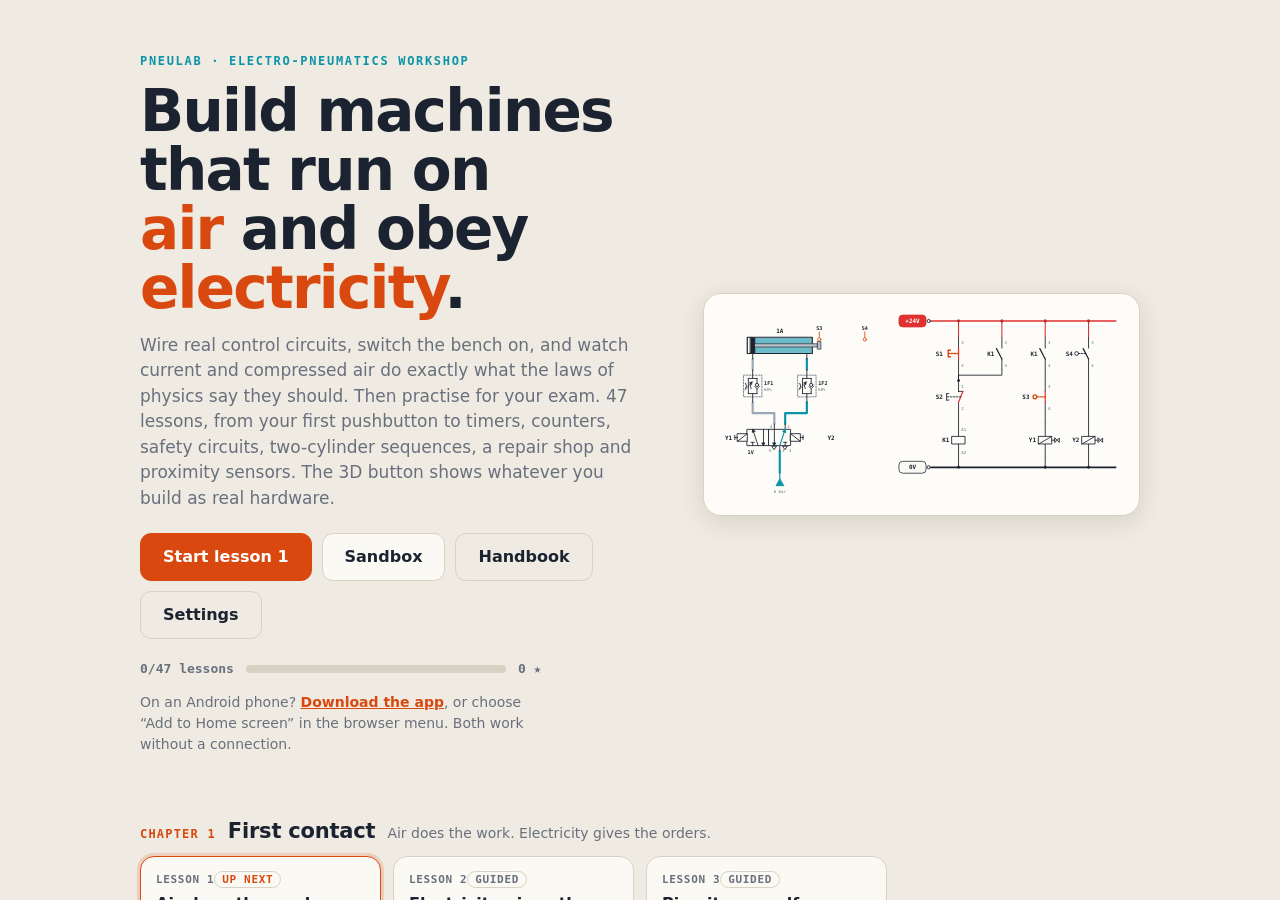
<file: index.html>
<!doctype html>
<html lang="en">
<head>
<meta charset="utf-8">
<meta name="viewport" content="width=device-width, initial-scale=1, viewport-fit=cover">
<meta name="theme-color" content="#171c25">
<meta name="description" content="PneuLab: learn electro-pneumatics by building and running real control circuits.">
<title>PneuLab</title>
<meta property="og:title" content="PneuLab — electro-pneumatics workshop">
<meta property="og:description" content="Wire real control circuits, switch the bench on, and watch current and compressed air obey the laws of physics. 36 lessons, a sandbox and a 3D bench.">
<meta property="og:type" content="website">
<meta property="og:url" content="https://merunism19.github.io/pneulab/">
<meta property="og:image" content="https://merunism19.github.io/pneulab/icons/icon-512.png">
<link rel="manifest" href="manifest.webmanifest">
<link rel="icon" type="image/png" sizes="192x192" href="icons/icon-192.png">
<link rel="apple-touch-icon" href="icons/icon-192.png">
<link rel="stylesheet" href="css/style.css?v=21">
</head>
<body>

<div id="home" class="screen"></div>

<div id="work" class="screen hidden">
  <header class="bar">
    <button id="btn-home" class="btn ghost" title="Back to the lesson map">&lsaquo; <span class="hide-s">Lessons</span></button>
    <div class="bar-title"><span id="w-kicker"></span><b id="w-title"></b></div>
    <div class="bar-right">
      <div class="seg" id="speed" title="Simulation speed">
        <button data-s="0" title="Pause. The . key then steps 20 ms at a time">&#10074;&#10074;</button><button data-s="0.1">&#8530;&times;</button><button data-s="0.25">&frac14;&times;</button><button data-s="1" class="on">1&times;</button>
      </div>
      <button id="btn-3d" class="btn ghost" title="Open the 3D bench: this sheet as real hardware, in a second window">3D</button>
      <button id="btn-book" class="btn ghost" title="Handbook">Handbook</button>
      <button id="btn-more" class="btn ghost icon" title="Settings, speed, my circuits">&#8943;</button>
      <button id="btn-snd" class="btn ghost icon" title="Sound on/off"></button>
      <button id="btn-theme" class="btn ghost icon" title="Light / dark"></button>
      <button id="btn-power" class="btn power"><i></i><span>Power ON</span></button>
    </div>
  </header>
  <div class="work-body">
    <aside id="palette"></aside>
    <section id="stage">
      <svg id="cv" xmlns="http://www.w3.org/2000/svg">
        <defs>
          <pattern id="grid" width="20" height="20" patternUnits="userSpaceOnUse">
            <circle cx="0.6" cy="0.6" r="0.6" class="griddot"/>
          </pattern>
        </defs>
        <g id="view">
          <rect x="-4000" y="-4000" width="8000" height="8000" fill="url(#grid)" class="gridbg"/>
          <g id="l-zones"></g>
          <g id="l-wires"></g>
          <g id="l-comps"></g>
          <g id="l-over"></g>
          <g id="l-rubber"></g>
        </g>
      </svg>
      <div id="modeflag"></div>
      <div id="tools">
        <button data-t="undo" title="Undo (Ctrl+Z)"><span class="hide-s">Undo</span><span class="only-s">&#8630;</span></button>
        <button data-t="redo" title="Redo (Ctrl+Y)"><span class="hide-s">Redo</span><span class="only-s">&#8631;</span></button>
        <button data-t="del" title="Delete selected (Del)">Delete</button>
        <span class="sep"></span>
        <button data-t="zout" title="Zoom out">&minus;</button>
        <button data-t="zin" title="Zoom in">+</button>
        <button data-t="fit" title="Fit to screen">Fit</button>
        <span class="sep"></span>
        <button data-t="svg" title="Save the sheet as a picture (SVG) for printing">Pic<span class="hide-s">ture</span></button>
      </div>
      <div id="stepper" class="hidden"><span>Paused</span><button data-st="0.02" title="Move time on by 20 ms (the . key)">+20 ms</button><button data-st="0.1">+100 ms</button><button data-st="run" title="Back to normal speed">Run</button></div>
      <div id="scene" class="hidden"></div>
      <div id="opanel" class="hidden"></div>
      <div id="toasts"></div>
    </section>
    <aside id="coach">
      <button id="coach-peek" title="Task, tests and the selected part"><i></i><span id="peek-t"></span><b></b></button>
      <div id="coach-main"></div>
      <div id="scope" class="hidden"><div class="scope-h"><h4>Signal recorder</h4><button class="link" id="scope-tg">hide</button></div><canvas></canvas><div id="seqlog"></div><div id="airuse"></div></div>
      <div id="insp"></div>
    </aside>
  </div>
</div>

<div id="modal" class="hidden"></div>

<script src="js/components.js?v=21"></script>
<script src="js/engine.js?v=21"></script>
<script src="js/lessons.js?v=21"></script>
<script src="js/practice.js?v=21"></script>
<script src="js/app.js?v=21"></script>
</body>
</html>
</file>
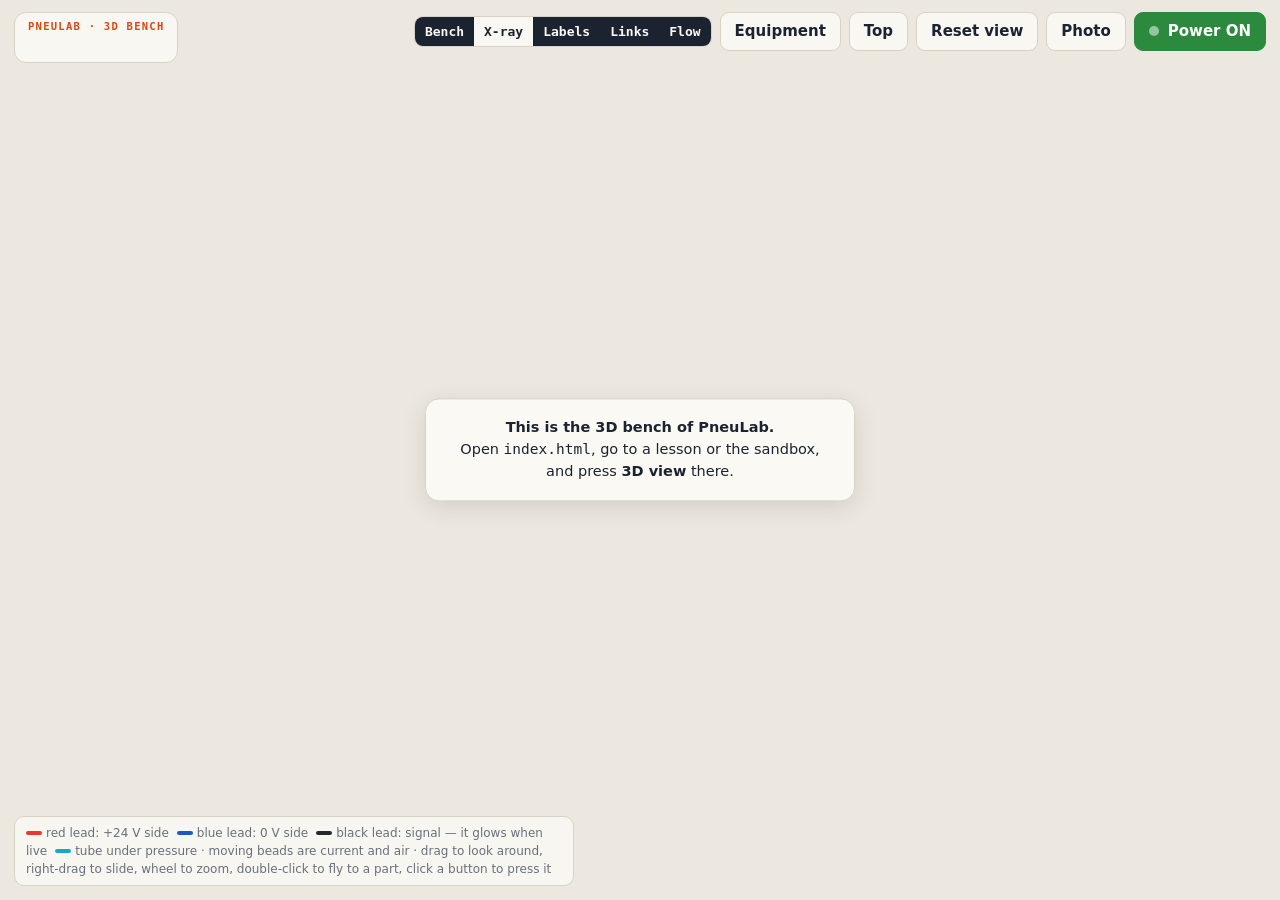
<file: view3d.html>
<!doctype html>
<html lang="en">
<head>
<meta charset="utf-8">
<meta name="viewport" content="width=device-width, initial-scale=1">
<title>PneuLab 3D bench</title>
<link rel="stylesheet" href="css/style.css?v=21">
<style>
  body { overflow: hidden; background: #12161d; }
  :root[data-theme="light"] body { background: #ece8e0; }
  #gl { position: fixed; inset: 0; width: 100%; height: 100%; display: block; cursor: grab; touch-action: none; }
  #gl:active { cursor: grabbing; }
  #tags { position: fixed; inset: 0; pointer-events: none; overflow: hidden; }
  .tag { position: absolute; left: 0; top: 0; font: 700 11px/1.5 var(--mono); color: var(--ink); background: color-mix(in srgb, var(--panel) 80%, transparent); border: 1px solid var(--line); border-radius: 6px; padding: 0 5px; white-space: nowrap; will-change: transform; }
  .tag.val { color: var(--air); }
  .tag.warn { background: var(--hot); border-color: var(--hot); color: #fff; }
  #hud { position: fixed; left: 0; right: 0; top: 0; display: flex; justify-content: space-between; align-items: flex-start; gap: 12px; padding: 12px 14px; pointer-events: none; flex-wrap: wrap; }
  #hud > * { pointer-events: auto; }
  .v-ttl { background: color-mix(in srgb, var(--panel) 88%, transparent); border: 1px solid var(--line); border-radius: 12px; padding: 7px 13px; backdrop-filter: blur(6px); }
  .v-ttl span { display: block; font: 700 10.5px var(--mono); letter-spacing: .12em; text-transform: uppercase; color: var(--accent); }
  .v-ttl b { font: 700 15px var(--display); }
  .v-bar { display: flex; gap: 8px; align-items: center; flex-wrap: wrap; justify-content: flex-end; }
  .v-bar .seg, .v-bar .btn { background: color-mix(in srgb, var(--panel) 88%, transparent); backdrop-filter: blur(6px); }
  .v-bar .btn.power { background: var(--ok); }
  body.running .v-bar .btn.power { background: var(--hot); border-color: var(--hot); }
  body.running .v-bar .btn.power i { opacity: 1; }
  #v-card { position: fixed; right: 14px; bottom: 14px; width: 250px; background: color-mix(in srgb, var(--panel) 92%, transparent); border: 1px solid var(--line); border-radius: 12px; padding: 11px 13px; backdrop-filter: blur(6px); box-shadow: var(--shadow); }
  #v-card h4 { margin: 0 0 6px; font: 700 14px var(--display); }
  #v-card div { display: flex; justify-content: space-between; gap: 10px; font-size: 12.5px; padding: 2px 0; border-top: 1px dashed var(--line); }
  #v-card div span { color: var(--muted); } #v-card div b { font: 600 12px var(--mono); text-align: right; }
  #v-equip { position: fixed; left: 14px; top: 74px; width: 270px; max-height: calc(100% - 150px); overflow: auto; background: color-mix(in srgb, var(--panel) 93%, transparent); border: 1px solid var(--line); border-radius: 12px; padding: 11px 13px; backdrop-filter: blur(6px); box-shadow: var(--shadow); }
  #v-equip h4 { margin: 0 0 6px; font: 700 14px var(--display); } #v-equip p { margin: 0; font-size: 13px; color: var(--muted); }
  #v-equip div { display: flex; gap: 8px; font-size: 12.5px; padding: 3px 0; border-top: 1px dashed var(--line); }
  #v-equip div b { font: 700 12px var(--mono); min-width: 30px; text-align: right; color: var(--accent); }
  .v-bar .btn.on { border-color: var(--accent); color: var(--accent); }
  #v-legend { position: fixed; left: 14px; bottom: 14px; max-width: min(560px, calc(100% - 300px)); font-size: 12px; color: var(--muted); background: color-mix(in srgb, var(--panel) 80%, transparent); border: 1px solid var(--line); border-radius: 10px; padding: 7px 11px; backdrop-filter: blur(6px); }
  #v-legend i { display: inline-block; width: 16px; height: 4px; border-radius: 2px; vertical-align: middle; margin: 0 4px 2px 8px; }
  #v-legend i:first-child { margin-left: 0; }
  #v-msg { position: fixed; left: 50%; top: 50%; transform: translate(-50%, -50%); max-width: 430px; text-align: center; background: var(--panel); border: 1px solid var(--line); border-radius: 14px; padding: 18px 22px; box-shadow: var(--shadow); font-size: 14.5px; }
  @media (max-width: 760px) {
    #v-legend, .v-ttl { display: none; }
    #hud { padding: 8px; flex-wrap: nowrap; }
    .v-bar { flex: 1; min-width: 0; flex-wrap: nowrap; justify-content: flex-start; gap: 6px; overflow-x: auto; scrollbar-width: none; }
    .v-bar::-webkit-scrollbar { display: none; }
    .v-bar > * { flex: none; }
    .v-bar .btn.power { order: -1; padding: 7px 11px; }
    .v-bar .seg button { padding: 8px 10px; font-size: 12.5px; }
    #v-card { left: 8px; right: 8px; bottom: 8px; width: auto; max-height: 32%; overflow: auto; }
    #v-equip { left: 8px; right: 8px; top: 58px; width: auto; max-height: calc(100% - 70px); }
    .tag { font-size: 10px; }
  }
</style>
</head>
<body>
<canvas id="gl"></canvas>
<div id="tags"></div>
<div id="hud">
  <div class="v-ttl"><span>PneuLab · 3D bench</span><b id="v-title">&nbsp;</b></div>
  <div class="v-bar">
    <div class="seg" id="v-toggles">
      <button data-k="bench" class="on" title="Bench: the electrical parts sit in training-lab units with 4 mm sockets and lab leads. Sheet: every symbol stands where you drew it">Bench</button>
      <button data-k="xray" title="See the spool inside each valve">X-ray</button>
      <button data-k="labels" class="on" title="Name tags and live readings">Labels</button>
      <button data-k="links" class="on" title="Cables that join the two halves of one device: coil plug and valve, contact and limit switch">Links</button>
      <button data-k="flow" class="on" title="Moving beads show current in wires and air in tubes">Flow</button>
    </div>
    <button class="btn ghost" id="v-list" title="The units, leads and tubes you would need to build this for real">Equipment</button>
    <button class="btn ghost" id="v-top" title="Look straight down, like the circuit sheet">Top</button>
    <button class="btn ghost" id="v-reset" title="Back to the starting view">Reset view</button>
    <button class="btn ghost" id="v-shot" title="Save this view as a PNG picture">Photo</button>
    <button class="btn power" id="v-power"><i></i><span>Power ON</span></button>
  </div>
</div>
<div id="v-legend"><i style="background:#e5382f"></i>red lead: +24 V side<i style="background:#1e5bb8"></i>blue lead: 0 V side<i style="background:#25282d"></i>black lead: signal — it glows when live<i style="background:#12a9d1"></i>tube under pressure · moving beads are current and air · drag to look around, right-drag to slide, wheel to zoom, double-click to fly to a part, click a button to press it</div>
<div id="v-card" class="hidden"></div>
<div id="v-equip" class="hidden"></div>
<div id="v-msg" class="hidden"></div>
<script src="js/components.js?v=21"></script>
<script src="js/gl3d.js?v=21"></script>
<script src="js/view3d.js?v=21"></script>
</body>
</html>
</file>
<file: css/style.css>
:root {
  --bg: #efebe2; --panel: #fbf9f4; --sheet: #fdfcf8; --ink: #1c2330; --muted: #69707d; --line: #d8d2c4;
  --accent: #d9480f; --accent-ink: #fff; --air: #0b93a8; --hot: #e03131; --warn: #e8890c; --ok: #2b8a3e;
  --tube: #9aa7b4; --metal: #b9c0c9; --lamp: #ffd43b; --soft: #f1ede3; --shadow: 0 6px 24px rgba(40, 30, 10, .12);
  --mono: ui-monospace, "Cascadia Mono", Consolas, "SF Mono", Menlo, monospace;
  --sans: "Segoe UI Variable Text", "Segoe UI", system-ui, -apple-system, Roboto, "Helvetica Neue", sans-serif;
  --display: "Segoe UI Variable Display", "Segoe UI", system-ui, -apple-system, sans-serif;
}
@media (prefers-color-scheme: dark) {
  :root:not([data-theme="light"]) {
    --bg: #10141b; --panel: #171c25; --sheet: #141922; --ink: #e4e8ef; --muted: #8b95a6; --line: #2a3140;
    --accent: #ff7a3d; --accent-ink: #1a0d05; --air: #2cc3d8; --hot: #ff5c5c; --warn: #ffa733; --ok: #51cf66;
    --tube: #4d5a6b; --metal: #5d6877; --lamp: #ffd43b; --soft: #1d2430; --shadow: 0 6px 24px rgba(0, 0, 0, .45);
  }
}
:root[data-theme="dark"] {
  --bg: #10141b; --panel: #171c25; --sheet: #141922; --ink: #e4e8ef; --muted: #8b95a6; --line: #2a3140;
  --accent: #ff7a3d; --accent-ink: #1a0d05; --air: #2cc3d8; --hot: #ff5c5c; --warn: #ffa733; --ok: #51cf66;
  --tube: #4d5a6b; --metal: #5d6877; --lamp: #ffd43b; --soft: #1d2430; --shadow: 0 6px 24px rgba(0, 0, 0, .45);
}

* { box-sizing: border-box; }
html, body { height: 100%; margin: 0; }
body { background: var(--bg); color: var(--ink); font: 15px/1.5 var(--sans); -webkit-font-smoothing: antialiased; overflow: hidden; }
button { font: inherit; color: inherit; cursor: pointer; }
kbd { font: 600 12px var(--mono); border: 1px solid var(--line); border-bottom-width: 2px; border-radius: 5px; padding: 0 5px; background: var(--panel); }
.hidden { display: none !important; }
.screen { height: 100%; }
.c-air { color: var(--air); } .c-el { color: var(--hot); }

.btn { border: 1px solid var(--line); background: var(--panel); border-radius: 9px; padding: 7px 14px; font-weight: 600; white-space: nowrap; }
.btn:hover { border-color: var(--ink); }
.btn.primary { background: var(--accent); border-color: var(--accent); color: var(--accent-ink); }
.btn.primary:hover { filter: brightness(1.08); }
.btn.ghost { background: transparent; }
.btn.big { padding: 11px 22px; font-size: 16px; border-radius: 11px; }
.btn.icon { width: 36px; padding: 7px 0; text-align: center; }
.btn:disabled { opacity: .45; cursor: default; }
.link { background: none; border: 0; padding: 0; color: var(--accent); font-weight: 600; text-decoration: underline; text-underline-offset: 3px; }

/* ---------- home ---------- */
#home { overflow-y: auto; }
.home-wrap { max-width: 1040px; margin: 0 auto; padding: 28px 20px 80px; }
.hero { display: grid; grid-template-columns: 1.1fr .9fr; gap: 28px; align-items: center; padding: 26px 0 34px; }
.hero h1 { font: 800 clamp(34px, 6vw, 58px)/1.02 var(--display); letter-spacing: -.03em; margin: 0 0 14px; text-wrap: balance; }
.hero h1 em { font-style: normal; color: var(--accent); }
.hero p { font-size: 17px; color: var(--muted); max-width: 46ch; margin: 0 0 22px; }
.hero .kick { font: 700 12px var(--mono); letter-spacing: .14em; text-transform: uppercase; color: var(--air); margin-bottom: 14px; }
.hero-cta { display: flex; gap: 10px; flex-wrap: wrap; align-items: center; }
.hero-art { background: var(--sheet); border: 1px solid var(--line); border-radius: 18px; padding: 14px; box-shadow: var(--shadow); }
.hero-art svg { width: 100%; height: auto; display: block; }
.prog { display: flex; align-items: center; gap: 12px; margin-top: 22px; font: 600 13px var(--mono); color: var(--muted); }
.prog-bar { flex: 1; max-width: 260px; height: 8px; border-radius: 9px; background: var(--line); overflow: hidden; }
.prog-bar i { display: block; height: 100%; background: var(--accent); border-radius: 9px; transition: width .4s; }
.chap { margin-top: 30px; }
.chap-h { display: flex; align-items: baseline; gap: 12px; margin-bottom: 12px; flex-wrap: wrap; }
.chap-h .n { font: 700 12px var(--mono); color: var(--accent); letter-spacing: .1em; }
.chap-h h2 { font: 700 21px var(--display); margin: 0; letter-spacing: -.01em; }
.chap-h span { color: var(--muted); font-size: 14px; }
.cards { display: grid; grid-template-columns: repeat(auto-fill, minmax(230px, 1fr)); gap: 12px; }
.card { text-align: left; background: var(--panel); border: 1px solid var(--line); border-radius: 14px; padding: 14px 15px 13px; display: flex; flex-direction: column; gap: 6px; min-height: 118px; transition: transform .12s, border-color .12s, box-shadow .12s; }
.card:hover { transform: translateY(-2px); border-color: var(--ink); box-shadow: var(--shadow); }
.card .top { display: flex; justify-content: space-between; align-items: center; font: 600 11px var(--mono); color: var(--muted); letter-spacing: .06em; text-transform: uppercase; }
.card h3 { font: 700 16px/1.25 var(--display); margin: 0; }
.card .stars { margin-top: auto; font-size: 15px; letter-spacing: 2px; color: var(--line); }
.card .stars b { color: var(--warn); font-weight: 400; }
.card.next { border-color: var(--accent); box-shadow: 0 0 0 3px color-mix(in srgb, var(--accent) 18%, transparent); }
.card.next .top span:last-child { color: var(--accent); }
.chip { padding: 1px 7px; border-radius: 20px; border: 1px solid var(--line); }
.card.sand { background: transparent; border-style: dashed; }
.cards.badges { grid-template-columns: repeat(auto-fill, minmax(270px, 1fr)); }
.bdg { display: flex; gap: 11px; align-items: flex-start; border: 1px dashed var(--line); border-radius: 12px; padding: 11px 13px; color: var(--muted); }
.bdg i { font-style: normal; font-size: 22px; line-height: 1; color: var(--line); }
.bdg b { display: block; font: 700 14.5px var(--display); color: var(--ink); opacity: .7; }
.bdg span { font-size: 13px; line-height: 1.35; display: block; }
.bdg.got { border-style: solid; border-color: var(--warn); background: color-mix(in srgb, var(--warn) 9%, var(--panel)); }
.bdg.got i { color: var(--warn); } .bdg.got b { opacity: 1; }

/* ---------- workspace ---------- */
#work { display: flex; flex-direction: column; }
.bar { display: flex; align-items: center; gap: 12px; padding: 8px 12px; border-bottom: 1px solid var(--line); background: var(--panel); flex: none; }
.bar-title { display: flex; flex-direction: column; line-height: 1.2; min-width: 0; flex: 1; }
.bar-title span { font: 600 11px var(--mono); color: var(--muted); letter-spacing: .08em; text-transform: uppercase; }
.bar-title b { font: 700 16px var(--display); white-space: nowrap; overflow: hidden; text-overflow: ellipsis; }
.bar-right { display: flex; align-items: center; gap: 8px; }
.seg { display: flex; border: 1px solid var(--line); border-radius: 9px; overflow: hidden; }
.seg button { border: 0; background: transparent; padding: 7px 10px; font: 600 13px var(--mono); }
.seg button.on { background: var(--ink); color: var(--panel); }
.btn.power { display: flex; align-items: center; gap: 9px; background: var(--ok); border-color: var(--ok); color: #fff; min-width: 132px; justify-content: center; }
.btn.power i { width: 10px; height: 10px; border-radius: 50%; background: #fff; opacity: .5; }
.running .btn.power { background: var(--hot); border-color: var(--hot); }
.running .btn.power i { opacity: 1; box-shadow: 0 0 0 4px rgba(255, 255, 255, .3); animation: pulse 1.2s infinite; }
@keyframes pulse { 50% { box-shadow: 0 0 0 7px rgba(255, 255, 255, 0); } }

.work-body { flex: 1; display: grid; grid-template-columns: 172px minmax(0, 1fr) 348px; min-height: 0; }
#palette { border-right: 1px solid var(--line); background: var(--panel); overflow-y: auto; padding: 10px 8px 30px; }
#palette.off { opacity: .45; pointer-events: none; }
.pal-h { font: 700 10.5px var(--mono); letter-spacing: .12em; text-transform: uppercase; color: var(--muted); margin: 12px 4px 6px; }
.pal-item { display: flex; align-items: center; gap: 8px; width: 100%; border: 1px solid transparent; background: transparent; border-radius: 9px; padding: 4px 6px; text-align: left; font-size: 12.5px; line-height: 1.2; touch-action: none; cursor: grab; }
.pal-item:hover { border-color: var(--line); background: var(--sheet); }
.pal-item .sym-fig { width: 40px; height: 34px; flex: none; }
.pal-item:disabled { opacity: .35; cursor: default; }
.pal-empty { color: var(--muted); font-size: 13px; padding: 10px 6px; }

#stage { position: relative; min-width: 0; min-height: 0; background: var(--sheet); overflow: hidden; }
#cv { width: 100%; height: 100%; display: block; touch-action: none; cursor: grab; user-select: none; -webkit-user-select: none; }
#cv.panning { cursor: grabbing; }
.griddot { fill: var(--line); }
#modeflag { position: absolute; left: 12px; top: 10px; font: 700 11px var(--mono); letter-spacing: .1em; text-transform: uppercase; color: var(--muted); pointer-events: none; }
.running #modeflag { color: var(--hot); }
#tools { position: absolute; left: 12px; top: 34px; display: flex; gap: 4px; background: var(--panel); border: 1px solid var(--line); border-radius: 10px; padding: 4px; box-shadow: var(--shadow); }
#tools button { border: 0; background: transparent; border-radius: 7px; padding: 5px 10px; font: 600 13px var(--sans); }
#tools button:hover { background: var(--soft); }
#tools .sep { width: 1px; background: var(--line); margin: 3px 2px; }
.running #tools [data-t="undo"], .running #tools [data-t="redo"], .running #tools [data-t="del"] { opacity: .35; pointer-events: none; }
#scene { position: absolute; right: 12px; top: 12px; width: 250px; background: var(--panel); border: 1px solid var(--line); border-radius: 12px; box-shadow: var(--shadow); overflow: hidden; pointer-events: none; }
#scene svg { display: block; width: 100%; }
#scene .cap { font: 600 11px var(--mono); padding: 5px 10px; border-top: 1px solid var(--line); display: flex; justify-content: space-between; color: var(--muted); }
#scene .cap b { color: var(--ink); }
#opanel { position: absolute; left: 50%; bottom: 12px; transform: translateX(-50%); display: flex; gap: 10px; align-items: flex-end; background: var(--panel); border: 1px solid var(--line); border-radius: 14px; padding: 9px 14px 7px; box-shadow: var(--shadow); max-width: calc(100% - 24px); overflow-x: auto; }
.op { display: flex; flex-direction: column; align-items: center; gap: 2px; border: 0; background: none; padding: 0 2px; touch-action: none; user-select: none; -webkit-user-select: none; }
.op .cap { width: 44px; height: 44px; border-radius: 50%; background: var(--ok); border: 3px solid var(--panel); outline: 2px solid var(--ink); box-shadow: 0 5px 0 var(--ink); transition: transform .05s, box-shadow .05s; margin-bottom: 6px; }
.op.nc .cap { background: var(--hot); }
.op.ls .cap { background: var(--metal); border-radius: 12px; }
.op.sw .cap { background: var(--warn); border-radius: 10px; width: 34px; }
.op.sw.nc .cap { background: var(--hot); border-radius: 50%; width: 48px; height: 48px; outline-color: var(--lamp); outline-width: 3px; }
.op.down .cap { transform: translateY(4px); box-shadow: 0 1px 0 var(--ink); filter: brightness(1.2); }
.op.held .cap { outline-color: var(--accent); }
.op b { font: 700 13px var(--mono); }
.op i { font: 10px var(--mono); color: var(--muted); font-style: normal; }
.op-tip { font-size: 11.5px; color: var(--muted); max-width: 150px; line-height: 1.3; align-self: center; }
#toasts { position: absolute; left: 50%; top: 14px; transform: translateX(-50%); display: flex; flex-direction: column; gap: 8px; align-items: center; pointer-events: none; z-index: 60; width: min(520px, 90%); }
.toast { background: var(--ink); color: var(--panel); border-radius: 11px; padding: 9px 14px; font-size: 13.5px; box-shadow: var(--shadow); animation: tin .2s; }
.toast.bad { background: var(--hot); color: #fff; }
.toast.good { background: var(--ok); color: #fff; }
@keyframes tin { from { opacity: 0; transform: translateY(-8px); } }

/* ---------- coach / inspector ---------- */
#coach { border-left: 1px solid var(--line); background: var(--panel); overflow-y: auto; display: flex; flex-direction: column; }
#coach-main { padding: 16px 16px 6px; }
#coach .kick { font: 700 11px var(--mono); letter-spacing: .1em; text-transform: uppercase; color: var(--accent); }
#coach h2 { font: 700 19px/1.2 var(--display); margin: 4px 0 8px; }
#coach .brief { color: var(--muted); font-size: 14px; margin: 0 0 8px; }
.steps { list-style: none; margin: 14px 0 6px; padding: 0; counter-reset: s; }
.steps li { position: relative; padding: 9px 10px 9px 40px; border-radius: 10px; font-size: 14px; counter-increment: s; color: var(--muted); border: 1px solid transparent; }
.steps li::before { content: counter(s); position: absolute; left: 9px; top: 9px; width: 22px; height: 22px; border-radius: 50%; border: 1.5px solid var(--line); font: 700 11px/20px var(--mono); text-align: center; }
.steps li.cur { background: var(--sheet); border-color: var(--accent); color: var(--ink); }
.steps li.cur::before { border-color: var(--accent); color: var(--accent); }
.steps li.done { color: var(--muted); }
.steps li.done::before { content: "✓"; background: var(--ok); border-color: var(--ok); color: #fff; }
.box { border: 1px solid var(--line); border-radius: 12px; padding: 12px; margin: 12px 0; background: var(--sheet); }
.box h4 { margin: 0 0 8px; font: 700 12px var(--mono); letter-spacing: .08em; text-transform: uppercase; color: var(--muted); }
.box p { margin: 6px 0; font-size: 13.5px; }
.row { display: flex; gap: 8px; flex-wrap: wrap; align-items: center; }
.hint { background: color-mix(in srgb, var(--warn) 14%, var(--sheet)); border: 1px solid color-mix(in srgb, var(--warn) 45%, var(--line)); border-radius: 10px; padding: 9px 11px; font-size: 13.5px; margin: 8px 0; }
.notes { margin: 0; padding-left: 18px; font-size: 13px; color: var(--muted); }
.notes li { margin: 4px 0; }
.res h5 { margin: 12px 0 6px; font: 700 13.5px var(--sans); display: flex; gap: 7px; align-items: center; }
.res ol { margin: 0; padding: 0; list-style: none; font-size: 13.5px; }
.res ol li { padding: 4px 0 4px 24px; position: relative; }
.res ol li::before { position: absolute; left: 0; top: 4px; font-weight: 700; }
.res li.ok::before { content: "✓"; color: var(--ok); } .res li.no::before { content: "✗"; color: var(--hot); } .res li.skip { color: var(--muted); } .res li.skip::before { content: "·"; }
.res .why { margin: 6px 0 2px; padding: 8px 10px; border-left: 3px solid var(--hot); background: color-mix(in srgb, var(--hot) 9%, var(--sheet)); border-radius: 0 8px 8px 0; font-size: 13.5px; }
.badge { font: 700 11px var(--mono); padding: 1px 7px; border-radius: 20px; }
.badge.ok { background: var(--ok); color: #fff; } .badge.no { background: var(--hot); color: #fff; }
table.tt { border-collapse: collapse; font: 600 13px var(--mono); margin: 6px 0 10px; }
.tt th, .tt td { border: 1px solid var(--line); padding: 3px 12px; text-align: center; }
.tt th { background: var(--soft); }
.tt td.b1 { color: var(--hot); } .tt td.b0 { color: var(--muted); }
.tt td.out, .tt th:last-child { border-left: 2px solid var(--ink); }
.tt tr.no td { background: color-mix(in srgb, var(--hot) 14%, transparent); }
.tt td.mk { border: 0; padding-left: 8px; }

#scope { margin: 0 16px 14px; border: 1px solid var(--line); border-radius: 12px; background: var(--sheet); padding: 9px 10px 6px; }
#scope canvas { display: block; width: 100%; }
#scope.shut canvas { display: none; }
#seqlog { display: flex; flex-wrap: wrap; gap: 4px; align-items: center; font: 600 11px var(--mono); }
#seqlog:not(:empty) { margin: 6px 0 2px; }
#seqlog span { color: var(--muted); margin-right: 4px; }
#seqlog b { border: 1px solid var(--line); border-radius: 6px; padding: 0 5px; background: var(--panel); }
#seqlog b:last-child { border-color: var(--accent); color: var(--accent); }
#airuse { display: flex; flex-wrap: wrap; gap: 4px; align-items: baseline; font: 600 11px var(--mono); color: var(--muted); }
#airuse:not(:empty) { margin: 6px 0 2px; }
#airuse b { color: var(--air); }
input.share { width: 100%; font: 600 13px var(--mono); padding: 9px 11px; border: 1px solid var(--line); border-radius: 9px; background: var(--sheet); color: var(--ink); }
.exam-q { font-size: 21px !important; line-height: 1.25 !important; letter-spacing: -.01em !important; }
.quiz.exam { border-top: 0; margin-top: 4px; padding-top: 0; }
.dots i.ok { background: var(--ok); } .dots i.no { background: var(--hot); }
.cert { border: 2px solid var(--ink); outline: 1px solid var(--ink); outline-offset: 4px; border-radius: 6px; margin: 14px 6px 10px; padding: 26px 24px 18px; text-align: center; background: var(--sheet); }
.cert p { margin: 8px 0; font-size: 14.5px; }
.cert-k { font: 700 11px var(--mono); letter-spacing: .14em; text-transform: uppercase; color: var(--accent); }
.cert-t { font: 800 34px/1.1 var(--display); letter-spacing: -.02em; margin: 8px 0 12px; }
.cert-name { font: 700 26px/1.2 var(--display); border-bottom: 1.5px solid var(--ink); display: inline-block; min-width: 60%; padding: 4px 16px 6px; margin: 4px 0 8px; overflow-wrap: anywhere; }
.cert .cert-s { font-size: 12.5px; color: var(--muted); margin-top: 14px; }
.cert-f { display: flex; justify-content: space-between; gap: 12px; flex-wrap: wrap; margin-top: 18px; font: 600 11.5px var(--mono); color: var(--muted); }
@media print {
  body.cert-open #home, body.cert-open #work, body.cert-open .dlg-h, body.cert-open .dlg-f, body.cert-open .no-print { display: none !important; }
  body.cert-open { background: #fff; }
  body.cert-open #modal { position: static; display: block; background: none; backdrop-filter: none; padding: 0; }
  body.cert-open .dlg { width: 100%; max-height: none; border: 0; box-shadow: none; animation: none; background: #fff; }
  body.cert-open .dlg-b { overflow: visible; padding: 0; }
  body.cert-open .cert { margin: 12mm 6mm; padding: 22mm 14mm 12mm; background: #fff; color: #000; }
}
.scope-h { display: flex; justify-content: space-between; align-items: center; margin-bottom: 4px; }
.scope-h h4 { margin: 0; font: 700 12px var(--mono); letter-spacing: .08em; text-transform: uppercase; color: var(--muted); }
.scope-h .link { font-size: 12px; }
#insp { margin-top: auto; border-top: 1px solid var(--line); padding: 14px 16px 22px; background: var(--sheet); }
#insp h4 { margin: 0 0 4px; font: 700 15px var(--display); }
#insp .desc { font-size: 13px; color: var(--muted); margin: 0 0 10px; }
#insp .empty { font-size: 13px; color: var(--muted); }
.insp-top { display: flex; gap: 12px; align-items: flex-start; }
.insp-top .sym-fig { width: 62px; height: 56px; flex: none; border: 1px solid var(--line); border-radius: 9px; background: var(--panel); padding: 3px; }
.fld { display: grid; grid-template-columns: 120px 1fr; gap: 8px; align-items: center; margin: 7px 0; font-size: 13px; }
.fld input[type=text] { width: 100%; font: 600 13px var(--mono); padding: 5px 8px; border: 1px solid var(--line); border-radius: 7px; background: var(--panel); color: var(--ink); }
.fld input[type=range] { width: 100%; accent-color: var(--accent); }
.fld output { font: 600 12px var(--mono); }
.live { font: 12.5px/1.7 var(--mono); border-top: 1px dashed var(--line); margin-top: 10px; padding-top: 8px; }
.live b { color: var(--accent); }
.live .k { color: var(--muted); display: inline-block; min-width: 108px; }

/* ---------- modal ---------- */
#modal { position: fixed; inset: 0; background: rgba(15, 18, 25, .55); backdrop-filter: blur(3px); display: grid; place-items: center; z-index: 50; padding: 16px; }
.dlg { background: var(--panel); border: 1px solid var(--line); border-radius: 18px; box-shadow: 0 20px 70px rgba(0, 0, 0, .35); width: min(680px, 100%); max-height: min(92vh, 780px); display: flex; flex-direction: column; overflow: hidden; animation: pop .22s cubic-bezier(.2, 1.3, .5, 1); position: relative; }
.dlg.wide { width: min(920px, 100%); }
@keyframes pop { from { transform: scale(.94); opacity: 0; } }
.dlg-h { padding: 20px 24px 0; }
.dlg-h .kick { font: 700 11px var(--mono); letter-spacing: .12em; text-transform: uppercase; color: var(--accent); }
.dlg-h h2 { font: 800 26px/1.15 var(--display); letter-spacing: -.02em; margin: 6px 0 0; }
.dlg-b { padding: 12px 24px 8px; overflow-y: auto; flex: 1; }
.dlg-b p, .dlg-b li { font-size: 15.5px; }
.dlg-b ul, .dlg-b ol { padding-left: 22px; } .dlg-b li { margin: 5px 0; }
.dlg-f { padding: 12px 24px 18px; display: flex; justify-content: space-between; align-items: center; gap: 10px; border-top: 1px solid var(--line); }
.dots { display: flex; gap: 6px; } .dots i { width: 8px; height: 8px; border-radius: 50%; background: var(--line); } .dots i.on { background: var(--accent); }
.dlg-x { position: absolute; right: 14px; top: 12px; border: 0; background: none; font-size: 24px; line-height: 1; color: var(--muted); z-index: 2; }
.figrow { display: flex; gap: 14px; flex-wrap: wrap; margin: 6px 0 12px; }
.figrow figure { margin: 0; border: 1px solid var(--line); border-radius: 12px; background: var(--sheet); padding: 8px 12px 6px; text-align: center; }
.figrow .sym-fig { height: 96px; width: auto; max-width: 100%; display: block; margin: 0 auto; }
.figrow figcaption { font: 600 11.5px var(--mono); color: var(--muted); margin-top: 4px; }
.stars-big { font-size: 46px; letter-spacing: 8px; text-align: center; color: var(--line); margin: 6px 0 2px; }
.stars-big b { color: var(--warn); font-weight: 400; display: inline-block; animation: star .5s cubic-bezier(.2, 1.6, .4, 1) backwards; }
.stars-big b:nth-child(2) { animation-delay: .15s; } .stars-big b:nth-child(3) { animation-delay: .3s; }
@keyframes star { from { transform: scale(0) rotate(-40deg); } }
.learned { background: var(--sheet); border: 1px solid var(--line); border-radius: 12px; padding: 10px 14px 10px 30px !important; }
.quiz { border-top: 1px dashed var(--line); margin-top: 14px; padding-top: 10px; }
.quiz h4 { font: 700 15.5px var(--sans); margin: 8px 0; }
.quiz .opts { display: grid; gap: 7px; }
.quiz .opts button { text-align: left; border: 1px solid var(--line); background: var(--sheet); border-radius: 10px; padding: 9px 12px; font-size: 14.5px; }
.quiz .opts button:hover:not(:disabled) { border-color: var(--ink); }
.quiz .opts button.right { border-color: var(--ok); background: color-mix(in srgb, var(--ok) 16%, var(--sheet)); }
.quiz .opts button.wrong { border-color: var(--hot); background: color-mix(in srgb, var(--hot) 14%, var(--sheet)); }
.quiz .why { font-size: 14px; color: var(--muted); margin: 8px 0 0; }
.confetti { position: absolute; inset: 0; pointer-events: none; overflow: hidden; }
.confetti i { position: absolute; top: -12px; width: 8px; height: 14px; border-radius: 2px; animation: fall 1.8s ease-in forwards; }
@keyframes fall { to { transform: translateY(820px) rotate(600deg); opacity: .2; } }
.tabs { display: flex; gap: 4px; padding: 12px 24px 0; flex-wrap: wrap; }
.tabs button { border: 1px solid var(--line); background: transparent; border-radius: 20px; padding: 5px 13px; font-weight: 600; font-size: 13.5px; }
.tabs button.on { background: var(--ink); color: var(--panel); border-color: var(--ink); }
.hb-part { display: grid; grid-template-columns: 92px 1fr; gap: 14px; padding: 12px 0; border-bottom: 1px solid var(--line); align-items: center; }
.hb-part .sym-fig { width: 92px; height: 70px; background: var(--sheet); border: 1px solid var(--line); border-radius: 10px; padding: 4px; }
.hb-part h4 { margin: 0 0 3px; font: 700 15px var(--display); } .hb-part p { margin: 0; font-size: 14px; color: var(--muted); }
.law { padding: 11px 0; border-bottom: 1px solid var(--line); display: grid; grid-template-columns: 34px 1fr; gap: 8px; }
.law .n { font: 800 20px var(--display); color: var(--accent); } .law h4 { margin: 0 0 2px; font: 700 15.5px var(--display); } .law p { margin: 0; font-size: 14.5px; color: var(--muted); }

/* ---------- drawing ---------- */
.ink { stroke: var(--ink); stroke-width: 1.6; fill: var(--sheet); stroke-linecap: round; stroke-linejoin: round; }
line.ink, polyline.ink, .nofill { fill: none; }
.thin { stroke-width: 1; } .thick { stroke-width: 2.2; } .dash { stroke-dasharray: 3 2.5; } .faint { stroke: var(--line); }
.blade { stroke-width: 2.2; } .blade.on { stroke: var(--hot); }
.act { stroke: var(--accent); stroke-width: 2.4; }
.mark { stroke: var(--accent); }
.coil.hot { fill: var(--hot); } .coil.busy { fill: var(--warn); }
text.cnt { font-size: 8.5px; font-weight: 700; fill: var(--ink); } text.cnt.inv { fill: #fff; }
.head { fill: var(--ink); } .ink.air { stroke: var(--air); stroke-width: 2.2; } .head.air { fill: var(--air); }
.airtri { fill: var(--air); stroke: var(--air); }
.airfill { fill: var(--air); stroke: none; }
.piston { fill: var(--ink); } .rod { fill: var(--metal); stroke-width: 1.2; }
.vbox { fill: var(--sheet); }
.gface { fill: var(--panel); } .needle { stroke: var(--hot); stroke-width: 1.8; }
.lampb { fill: color-mix(in srgb, var(--lamp) calc(var(--b, 0) * 100%), var(--sheet)); }
.glow { fill: var(--lamp); filter: blur(5px); }
.bar { stroke-width: 3.2; } .bar.v-hi { stroke: var(--hot); }
.pill { fill: var(--panel); stroke: var(--ink); stroke-width: 1.4; } .pill.hot { fill: var(--hot); stroke: var(--hot); }
.pill.hot + text { fill: #fff; }
text { font-family: var(--mono); stroke: none; user-select: none; -webkit-user-select: none; pointer-events: none; }
text.lbl { font-size: 11px; font-weight: 700; fill: var(--ink); } text.sm { font-size: 9.5px; } text.pin { font-size: 7.5px; fill: var(--muted); font-weight: 500; }
.trip rect { fill: var(--hot); } text.triptx { fill: #fff; font-size: 10px; font-weight: 700; } .trip { animation: blink .7s infinite; cursor: pointer; }
@keyframes blink { 50% { opacity: .55; } }
.puff line { stroke: var(--air); stroke-width: 1.4; animation: puff .35s linear infinite; }
@keyframes puff { from { opacity: 1; transform: translateY(0); } to { opacity: 0; transform: translateY(5px); } }
.zone { fill: none; stroke: none; } text.brn { font-size: 9px; fill: var(--muted); font-weight: 700; }
.ctab line { stroke: var(--ink); stroke-width: 1.2; } .ctab text { font-size: 8.5px; fill: var(--ink); font-weight: 700; }
text.zonet { font-size: 10px; fill: var(--muted); letter-spacing: .14em; font-weight: 700; }

.hit { fill: transparent; stroke: none; cursor: move; }
.comp.sel .hit { stroke: var(--accent); stroke-width: 1.3; stroke-dasharray: 5 3; fill: color-mix(in srgb, var(--accent) 7%, transparent); }
.port { fill: var(--sheet); stroke: var(--hot); stroke-width: 1.6; cursor: crosshair; opacity: .75; }
.port.p { stroke: var(--air); }
.port:hover { opacity: 1; stroke-width: 3; }
.barport { fill: transparent; stroke: none; opacity: 1; }
.barport:hover { fill: color-mix(in srgb, var(--hot) 18%, transparent); }
.running .port { display: none; }
.running .hit { cursor: default; } .running .comp.int .hit { cursor: pointer; }
.jdot { fill: var(--ink); stroke: none; } .jdot.p { fill: var(--tube); }
.wire .hitw { fill: none; stroke: transparent; stroke-width: 12; cursor: pointer; }
.wire .base { fill: none; stroke: var(--ink); stroke-width: 1.6; stroke-linejoin: round; }
.wire .flow { fill: none; stroke: none; }
.wire.p .base { stroke: var(--tube); stroke-width: 4; stroke-linecap: round; }
.wire.sel .base { stroke: var(--accent) !important; stroke-width: 3; } .wire.p.sel .base { stroke-width: 5.5; }
.wire.v-hi .base { stroke: var(--hot); stroke-width: 2; } .wire.v-mid .base { stroke: var(--warn); stroke-width: 2; }
.wire.pr .base { stroke: var(--air); } .wire.pr-lo .base { stroke: color-mix(in srgb, var(--air) 55%, var(--tube)); }
.wire.f-fwd .flow, .wire.f-rev .flow { stroke: var(--sheet); stroke-width: 1.3; stroke-dasharray: 3 7; animation: flow .45s linear infinite; }
.wire.p.f-fwd .flow, .wire.p.f-rev .flow { stroke-width: 2; stroke-dasharray: 4 8; animation-name: flowp; animation-duration: .5s; stroke-linecap: round; }
.wire.f-rev .flow { animation-direction: reverse; }
@keyframes flow { to { stroke-dashoffset: -10; } } @keyframes flowp { to { stroke-dashoffset: -12; } }
.rubber { fill: none; stroke: var(--accent); stroke-width: 2; stroke-dasharray: 5 4; pointer-events: none; }
.snapring { fill: none; stroke: var(--accent); stroke-width: 2.5; pointer-events: none; }
.hl { fill: none; stroke: var(--accent); stroke-width: 2.5; pointer-events: none; animation: hl 1.1s ease-in-out infinite; }
.hl.fillr { fill: color-mix(in srgb, var(--accent) 10%, transparent); }
@keyframes hl { 50% { stroke-opacity: .25; stroke-width: 5; } }
.sym-fig { overflow: visible; }

/* ---------- touch ---------- */
button, .card, .pal-item { touch-action: manipulation; -webkit-tap-highlight-color: transparent; }
body { overscroll-behavior: none; }
.bar, #palette, #stage, #coach-peek { user-select: none; -webkit-user-select: none; }
.port-h { fill: transparent; stroke: none; cursor: crosshair; display: none; }
@media (pointer: coarse) {
  .port-h { display: inline; }
  .barport { stroke: transparent; stroke-width: 14; }
  .wire .hitw { stroke-width: 22; }
  #tools button { padding: 8px 12px; }
  .pal-item { touch-action: pan-y; }
  .op i { display: none; }
}
.op.sn .cap { background: var(--air); border-radius: 9px; width: 30px; }
.op.part .cap { background: var(--metal); border-radius: 8px; }
.mats { display: grid; grid-template-columns: 1fr 1fr; gap: 4px; align-self: center; }
.mats button { border: 1px solid var(--line); background: var(--sheet); border-radius: 8px; padding: 5px 8px; font: 600 11.5px var(--sans); color: var(--muted); }
.mats button.on { border-color: var(--ink); color: var(--ink); background: var(--panel); box-shadow: inset 0 -3px 0 var(--metal); }
.mats button.m-plastic.on { box-shadow: inset 0 -3px 0 var(--accent); } .mats button.m-glass.on { box-shadow: inset 0 -3px 0 var(--air); } .mats button.m-magnet.on { box-shadow: inset 0 -3px 0 var(--hot); }
.op-lock { align-self: center; border: 1px solid var(--line); background: var(--sheet); border-radius: 9px; padding: 7px 10px; font: 700 11px var(--mono); letter-spacing: .06em; text-transform: uppercase; color: var(--muted); }
.op-lock.on { background: var(--accent); border-color: var(--accent); color: var(--accent-ink); }
#stepper { position: absolute; left: 12px; top: 78px; display: flex; align-items: center; gap: 4px; background: var(--panel); border: 1px solid var(--warn); border-radius: 10px; padding: 4px 4px 4px 10px; box-shadow: var(--shadow); font: 700 11px var(--mono); letter-spacing: .08em; text-transform: uppercase; color: var(--warn); z-index: 5; }
#stepper button { border: 0; background: var(--soft); color: var(--ink); border-radius: 7px; padding: 6px 10px; font: 600 12.5px var(--mono); text-transform: none; letter-spacing: 0; }
#stepper button:last-child { background: var(--ok); color: #fff; }
#coach-peek, .only-s { display: none; }

/* ---------- settings, my circuits ---------- */
.set-row { display: flex; align-items: center; justify-content: space-between; gap: 14px; width: 100%; padding: 12px 0; border: 0; border-bottom: 1px solid var(--line); background: none; text-align: left; }
.set-row > span { display: flex; flex-direction: column; min-width: 0; }
.set-row b { font: 700 15px var(--display); } .set-row i { font-style: normal; font-size: 13px; color: var(--muted); line-height: 1.35; }
.set-row .seg { flex: none; }
.sw { flex: none; width: 44px; height: 26px; border-radius: 20px; background: var(--line); position: relative; transition: background .15s; }
.sw::after { content: ""; position: absolute; left: 3px; top: 3px; width: 20px; height: 20px; border-radius: 50%; background: var(--panel); box-shadow: 0 1px 3px rgba(0, 0, 0, .3); transition: transform .15s; }
.sw.on { background: var(--ok); } .sw.on::after { transform: translateX(18px); }
.about { font-size: 13.5px !important; color: var(--muted); overflow-wrap: anywhere; } .about a, .getapp a { color: var(--accent); font-weight: 600; }
.hero .getapp { margin: 16px 0 0; font-size: 14px; color: var(--muted); max-width: 46ch; }
.btn.danger { border-color: var(--hot); color: var(--hot); }
.lib-new { display: flex; gap: 8px; align-items: center; margin: 4px 0 12px; }
.lib-new input { flex: 1; min-width: 0; }
.lib-list { display: grid; grid-template-columns: repeat(auto-fill, minmax(300px, 1fr)); gap: 10px; margin-bottom: 6px; }
.lib-it { display: flex; gap: 12px; border: 1px solid var(--line); border-radius: 12px; padding: 10px; background: var(--sheet); align-items: center; }
.lib-th { width: 104px; height: 78px; flex: none; background: var(--panel); border: 1px solid var(--line); border-radius: 8px; pointer-events: none; }
.lib-m { min-width: 0; display: flex; flex-direction: column; gap: 3px; }
.lib-m b { font: 700 15px var(--display); overflow: hidden; text-overflow: ellipsis; white-space: nowrap; }
.lib-m span { font: 600 11.5px var(--mono); color: var(--muted); }
.lib-m .btn { padding: 4px 10px; font-size: 13px; }
.lib-empty { color: var(--muted); }

/* ---------- exam practice ---------- */
.card.sand.prac { border-style: solid; border-color: var(--air); background: color-mix(in srgb, var(--air) 7%, transparent); }
.tpcs { display: grid; grid-template-columns: repeat(auto-fill, minmax(190px, 1fr)); gap: 8px; margin: 12px 0 16px; }
.tpc { position: relative; overflow: hidden; text-align: left; border: 1px solid var(--line); background: var(--sheet); border-radius: 10px; padding: 8px 10px 11px; display: flex; flex-direction: column; gap: 1px; }
.tpc b { font: 700 14px var(--display); } .tpc span { font-size: 12px; color: var(--muted); }
.tpc i { position: absolute; left: 0; bottom: 0; height: 3px; background: var(--line); } .tpc i.g { background: var(--ok); } .tpc i.m { background: var(--warn); } .tpc i.b { background: var(--hot); }
.tpc.on { border-color: var(--accent); box-shadow: inset 0 0 0 1px var(--accent); background: color-mix(in srgb, var(--accent) 8%, var(--sheet)); }
.pmodes { display: grid; grid-template-columns: repeat(auto-fill, minmax(240px, 1fr)); gap: 10px; }
.pmode { text-align: left; border: 1px solid var(--line); background: var(--panel); border-radius: 12px; padding: 12px 14px; display: flex; flex-direction: column; gap: 4px; }
.pmode:hover:not(:disabled) { border-color: var(--ink); } .pmode b { font: 700 16px var(--display); } .pmode span { font-size: 13px; color: var(--muted); line-height: 1.4; } .pmode:disabled { opacity: .5; cursor: default; }
.mocks { display: flex; gap: 8px; flex-wrap: wrap; } .mocks span { display: flex; flex-direction: column; align-items: center; border: 1px solid var(--line); border-radius: 9px; padding: 4px 10px; font: 600 11px var(--mono); color: var(--muted); }
.mocks span b { font-size: 15px; color: var(--hot); } .mocks span.pass b { color: var(--ok); }
.qfig { display: flex; justify-content: center; background: var(--sheet); border: 1px solid var(--line); border-radius: 12px; padding: 10px; margin: 2px 0 12px; }
.qfig .sym-fig { width: 170px; height: 120px; } .qfig.circ svg { width: 100%; max-height: 320px; }
.quiz .opts button.chosen { border-color: var(--accent); background: color-mix(in srgb, var(--accent) 12%, var(--sheet)); }
.dots { flex-wrap: wrap; } .dots i.done { background: var(--muted); }
.clock { font-variant-numeric: tabular-nums; } .clock.late { color: var(--hot); }
ul.missed { list-style: none; padding: 0 !important; } ul.missed li { border-left: 3px solid var(--hot); padding: 6px 10px; margin: 8px 0; background: color-mix(in srgb, var(--hot) 6%, var(--sheet)); border-radius: 0 8px 8px 0; display: flex; flex-direction: column; gap: 3px; font-size: 14px; }
ul.missed span { color: var(--muted); font-size: 13.5px; }
.flash { min-height: 170px; display: flex; flex-direction: column; align-items: center; justify-content: center; text-align: center; gap: 10px; }
.flash .fans b { font: 700 21px var(--display); } .flash .fans p { color: var(--muted); font-size: 14.5px; max-width: 52ch; margin: 6px auto 0; } .fhint { color: var(--muted); }
.gl { padding: 9px 0; border-bottom: 1px solid var(--line); display: grid; grid-template-columns: 210px 1fr; gap: 12px; } .gl b { font: 700 14.5px var(--display); } .gl span { font-size: 14px; color: var(--muted); }
.calc { display: grid; grid-template-columns: 290px 1fr; gap: 18px; }
.cin label { display: flex; flex-direction: column; gap: 3px; margin-bottom: 12px; font-size: 13px; color: var(--muted); }
.cin select, .cin input { width: 100%; accent-color: var(--accent); } .cin select { font: inherit; padding: 6px; border-radius: 8px; border: 1px solid var(--line); background: var(--sheet); color: var(--ink); }
.cin output { font: 600 12.5px var(--mono); color: var(--ink); }
.cres { border: 1px solid var(--line); border-radius: 10px; padding: 9px 12px; margin-bottom: 8px; background: var(--sheet); display: flex; flex-direction: column; gap: 1px; }
.cres span { font-size: 12.5px; color: var(--muted); } .cres b { font: 700 22px var(--display); } .cres i { font: 12px/1.4 var(--mono); font-style: normal; color: var(--muted); } .cres.bad b { color: var(--hot); }
@media (max-width: 900px) { .calc { grid-template-columns: 1fr; } .gl { grid-template-columns: 1fr; gap: 2px; } .tpcs { grid-template-columns: 1fr 1fr; } }

.stepdia { display: block; width: 100%; max-width: 560px; margin: 4px auto 10px; background: var(--sheet); border: 1px solid var(--line); border-radius: 10px; padding: 6px; }
.tdia { width: 100%; max-width: 460px; }
.seqt td:nth-child(4), .seqt td:nth-child(5), .seqt td:nth-child(6) { font-weight: 500; }
.seqerr { color: var(--hot); font-weight: 600; }
/* ---------- small screens: a phone, or a narrow window ---------- */
@media (max-width: 900px) {
  .home-wrap { padding: 14px 14px 70px; }
  .hero { grid-template-columns: 1fr; gap: 18px; padding: 10px 0 20px; }
  .hero p { font-size: 15.5px; }
  .btn.big { padding: 10px 16px; font-size: 15px; }
  .cards { grid-template-columns: repeat(auto-fill, minmax(150px, 1fr)); gap: 9px; }
  .cards.badges, .lib-list { grid-template-columns: 1fr; }
  .card { min-height: 104px; padding: 11px 12px; } .card h3 { font-size: 15px; }
  .bar { gap: 6px; padding: 6px 8px; } .bar-right { gap: 6px; }
  #speed, #btn-snd, #btn-theme, #btn-book, .hide-s { display: none; }
  .bar .btn { padding: 8px 12px; } .bar .btn.icon { width: 40px; padding: 8px 0; }
  .btn.power { min-width: 0; gap: 7px; }
  .work-body { display: flex; flex-direction: column; position: relative; padding-bottom: 46px; }
  #palette { flex: none; display: flex; gap: 2px; overflow-x: auto; overflow-y: hidden; border-right: 0; border-bottom: 1px solid var(--line); padding: 4px 6px; scrollbar-width: none; }
  #palette::-webkit-scrollbar { display: none; }
  #palette .pal-h, #palette.empty { display: none; }
  .pal-item { touch-action: pan-x; flex: none; width: 68px; flex-direction: column; gap: 1px; font-size: 10px; line-height: 1.15; text-align: center; padding: 3px 2px; }
  .pal-item .sym-fig { width: 44px; height: 32px; }
  .pal-empty { padding: 5px 6px; font-size: 12px; }
  #stage { flex: 1; }
  #coach { position: absolute; left: 0; right: 0; bottom: 0; height: min(76%, 600px); z-index: 30; border-left: 0; border-top: 1px solid var(--line); border-radius: 16px 16px 0 0; box-shadow: 0 -8px 30px rgba(0, 0, 0, .2); transform: translateY(calc(100% - 46px)); transition: transform .22s ease; overflow: hidden; }
  #coach.open { transform: none; overflow-y: auto; }
  #coach-peek { display: flex; align-items: center; gap: 10px; flex: none; order: -2; position: sticky; top: 0; z-index: 3; height: 46px; width: 100%; border: 0; border-bottom: 1px solid var(--line); background: var(--panel); padding: 0 14px; text-align: left; }
  #coach-peek i { width: 30px; height: 4px; border-radius: 3px; background: var(--line); flex: none; }
  #coach-peek span { flex: 1; min-width: 0; font-size: 13.5px; font-weight: 600; white-space: nowrap; overflow: hidden; text-overflow: ellipsis; }
  #coach-peek b { flex: none; width: 9px; height: 9px; border: solid var(--muted); border-width: 2px 2px 0 0; transform: rotate(-45deg); margin: 4px 4px 0 0; transition: transform .2s; }
  #coach.open #coach-peek b { transform: rotate(135deg); margin-top: -4px; }
  body.has-sel #insp { order: -1; margin-top: 0; border-top: 0; border-bottom: 1px solid var(--line); }
  #insp { padding-bottom: 14px; }
  #modeflag { left: 10px; top: 7px; font-size: 9.5px; right: 10px; white-space: nowrap; overflow: hidden; text-overflow: ellipsis; }
  #tools { left: 8px; top: 26px; max-width: calc(100% - 16px); overflow-x: auto; scrollbar-width: none; }
  #tools button { white-space: nowrap; padding: 8px 10px; } #tools .only-s { display: inline; font-size: 17px; line-height: 1; }
  #stepper { left: 8px; top: 74px; }
  #scene { width: 148px; top: 74px; right: 8px; }
  #opanel { bottom: 8px; gap: 8px; padding: 8px 12px 6px; }
  #toasts { top: 8px; width: 94%; }
  #modal { padding: 8px; }
  .dlg { border-radius: 16px; max-height: 96%; }
  .dlg-h { padding: 16px 16px 0; } .dlg-h h2 { font-size: 22px; padding-right: 26px; }
  .dlg-b { padding: 10px 16px 8px; } .dlg-b p, .dlg-b li { font-size: 15px; }
  .dlg-f { padding: 10px 16px 14px; flex-wrap: wrap; }
  .tabs { padding: 10px 16px 0; flex-wrap: nowrap; overflow-x: auto; scrollbar-width: none; } .tabs button { flex: none; }
  .hb-part { grid-template-columns: 74px 1fr; gap: 10px; } .hb-part .sym-fig { width: 74px; height: 58px; }
  .set-row { flex-wrap: wrap; }
  .lib-new { flex-wrap: wrap; } .lib-new input { flex-basis: 100%; }
}
/* a phone held sideways: little height, so the parts bin stands at the left edge instead */
@media (max-width: 900px) and (orientation: landscape) and (max-height: 520px) {
  .work-body { flex-direction: row; padding-bottom: 0; }
  #palette { flex-direction: column; width: 76px; overflow-x: hidden; overflow-y: auto; border-bottom: 0; border-right: 1px solid var(--line); padding-bottom: 50px; }
  .pal-item { touch-action: pan-y; width: auto; }
  #coach { left: 76px; height: 88%; }
  #palette.empty ~ #coach { left: 0; }
  #stage { margin-bottom: 46px; }
  .bar { padding: 3px 8px; }
}
@media (prefers-reduced-motion: reduce) { .hl, .trip, .dlg, .stars-big b { animation: none; } }

#v3dock { position: fixed; right: 14px; bottom: 14px; width: min(58vw, 980px); height: min(66vh, 680px); z-index: 45; display: flex; flex-direction: column; background: var(--panel); border: 1px solid var(--line); border-radius: 14px; box-shadow: 0 18px 60px rgba(0, 0, 0, .4); overflow: hidden; resize: both; min-width: 360px; min-height: 280px; }
#v3dock .v3bar { display: flex; align-items: center; gap: 10px; padding: 6px 8px 6px 14px; border-bottom: 1px solid var(--line); font-size: 13px; }
#v3dock .v3bar span { color: var(--muted); flex: 1; overflow: hidden; text-overflow: ellipsis; white-space: nowrap; }
#v3dock .v3bar .btn { padding: 3px 10px; font-size: 12.5px; }
#v3dock iframe { flex: 1; border: 0; width: 100%; }
@media (max-width: 900px) {           /* on a phone the bench takes the whole screen */
  #v3dock { inset: 0; width: auto; height: auto; border-radius: 0; border: 0; resize: none; min-width: 0; min-height: 0; z-index: 48; }
  #v3dock .v3bar { padding: 6px 8px 6px 12px; } #v3dock .v3bar .btn { padding: 7px 12px; font-size: 13px; }
}
</file>
